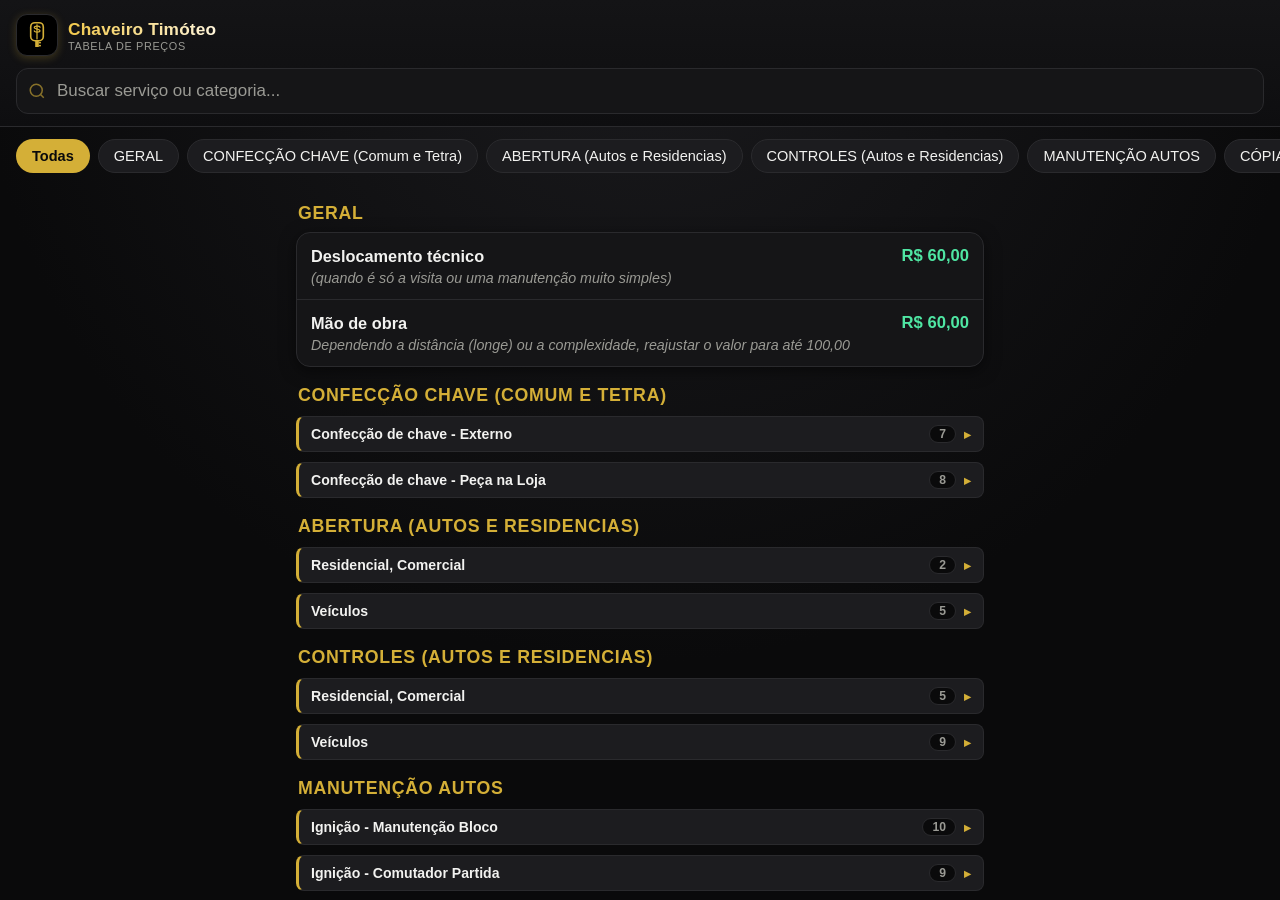
<file: index.html>
<!DOCTYPE html>
<html lang="pt-BR">
<head>
<meta charset="UTF-8">
<meta http-equiv="refresh" content="0; url=./tabelachaveirotimoteo/">
<link rel="canonical" href="./tabelachaveirotimoteo/">
<title>Chaveiro Timóteo</title>
</head>
<body>
<p>Redirecionando... <a href="./tabelachaveirotimoteo/">clique aqui</a> se não for automático.</p>
</body>
</html>
</file>
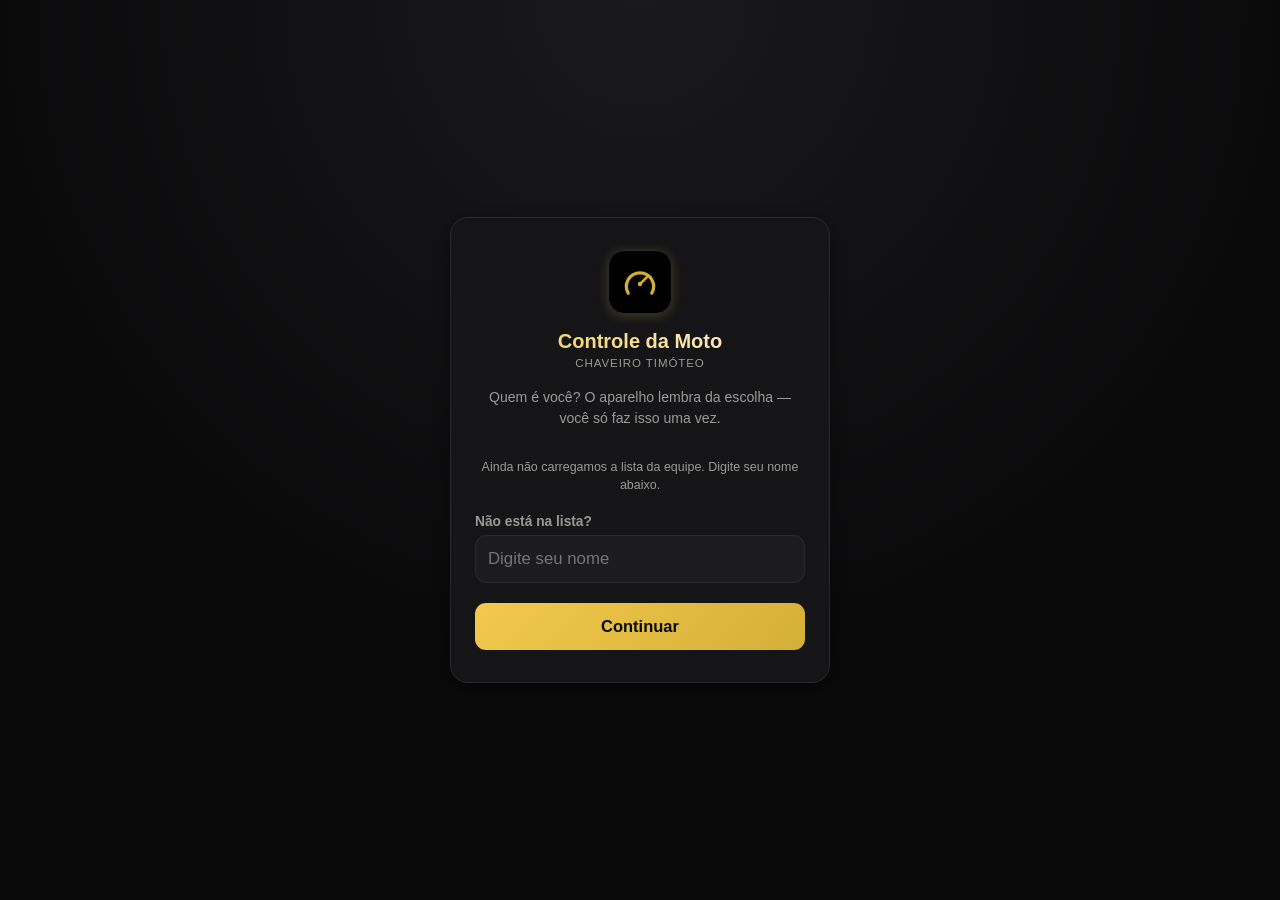
<file: moto/index.html>
<!DOCTYPE html>
<html lang="pt-BR">
<head>
<meta charset="UTF-8">
<meta name="viewport" content="width=device-width, initial-scale=1, viewport-fit=cover">
<title>Chaveiro Timóteo — Controle da Moto</title>
<meta name="theme-color" content="#0a0a0b">
<meta name="robots" content="noindex, nofollow">
<link rel="manifest" href="manifest.json">
<link rel="icon" href="icons/icon-192.png?v=1">
<link rel="apple-touch-icon" href="icons/icon-192.png?v=1">
<meta name="apple-mobile-web-app-capable" content="yes">
<meta name="apple-mobile-web-app-status-bar-style" content="black-translucent">
<link rel="stylesheet" href="assets/style.css">
</head>
<body>

<!-- ===== Quem é você? (no lugar do login) ===== -->
<section id="quem-e-voce" class="quem-screen">
  <div class="quem-card">
    <div class="login-mark"><img src="assets/logo.svg" alt="" width="40" height="40"></div>
    <h1>Controle da Moto</h1>
    <p class="login-sub">Chaveiro Timóteo</p>
    <p class="login-hint">Quem é você? O aparelho lembra da escolha — você só faz isso uma vez.</p>
    <div id="lista-quem" class="lista-quem"></div>
    <div class="campo">
      <label for="nome-outro">Não está na lista?</label>
      <input type="text" id="nome-outro" placeholder="Digite seu nome" autocomplete="name">
    </div>
    <div id="quem-status"></div>
    <button class="btn" id="nome-confirmar">Continuar</button>
  </div>
</section>

<!-- ===== Aplicação ===== -->
<div id="app" hidden>
  <div class="topbar">
    <div class="brand">
      <div class="mark"><img src="assets/logo.svg" alt="Chaveiro Timóteo" width="24" height="24"></div>
      <div class="brand-text">
        <h1>Controle da Moto</h1>
        <p class="tagline" id="moto-nome">Chaveiro Timóteo</p>
      </div>
      <button class="user-chip" id="user-chip" title="Sua conta"></button>
    </div>
  </div>

  <!-- Faixa de sincronização: só aparece quando há algo a resolver. -->
  <div class="sync-bar" id="sync-bar" hidden>
    <span id="sync-text"></span>
    <button class="sync-action" id="sync-action" hidden></button>
  </div>

  <main id="main"></main>

  <nav class="bottom-nav" id="bottom-nav"></nav>
</div>

<!-- ===== Modal: formulário (retirada, devolução, abastecimento, ocorrência, manutenção) ===== -->
<div class="modal-backdrop" id="modal-form">
  <div class="modal">
    <div class="modal-head">
      <h2 id="form-title">Registro</h2>
      <button class="icon-btn" data-close>&times;</button>
    </div>
    <div class="modal-body" id="form-body"></div>
  </div>
</div>

<!-- ===== Modal: detalhe de um registro ===== -->
<div class="modal-backdrop" id="modal-detail">
  <div class="modal">
    <div class="modal-head">
      <h2 id="detail-title">Registro</h2>
      <button class="icon-btn" data-close>&times;</button>
    </div>
    <div class="modal-body" id="detail-body"></div>
  </div>
</div>

<!-- ===== Modal: conta / administração ===== -->
<div class="modal-backdrop" id="modal-account">
  <div class="modal">
    <div class="modal-head">
      <h2>Este aparelho</h2>
      <button class="icon-btn" data-close>&times;</button>
    </div>
    <div class="modal-body" id="account-body"></div>
  </div>
</div>

<script src="assets/calc.js"></script>
<script src="assets/app.js"></script>
</body>
</html>
</file>
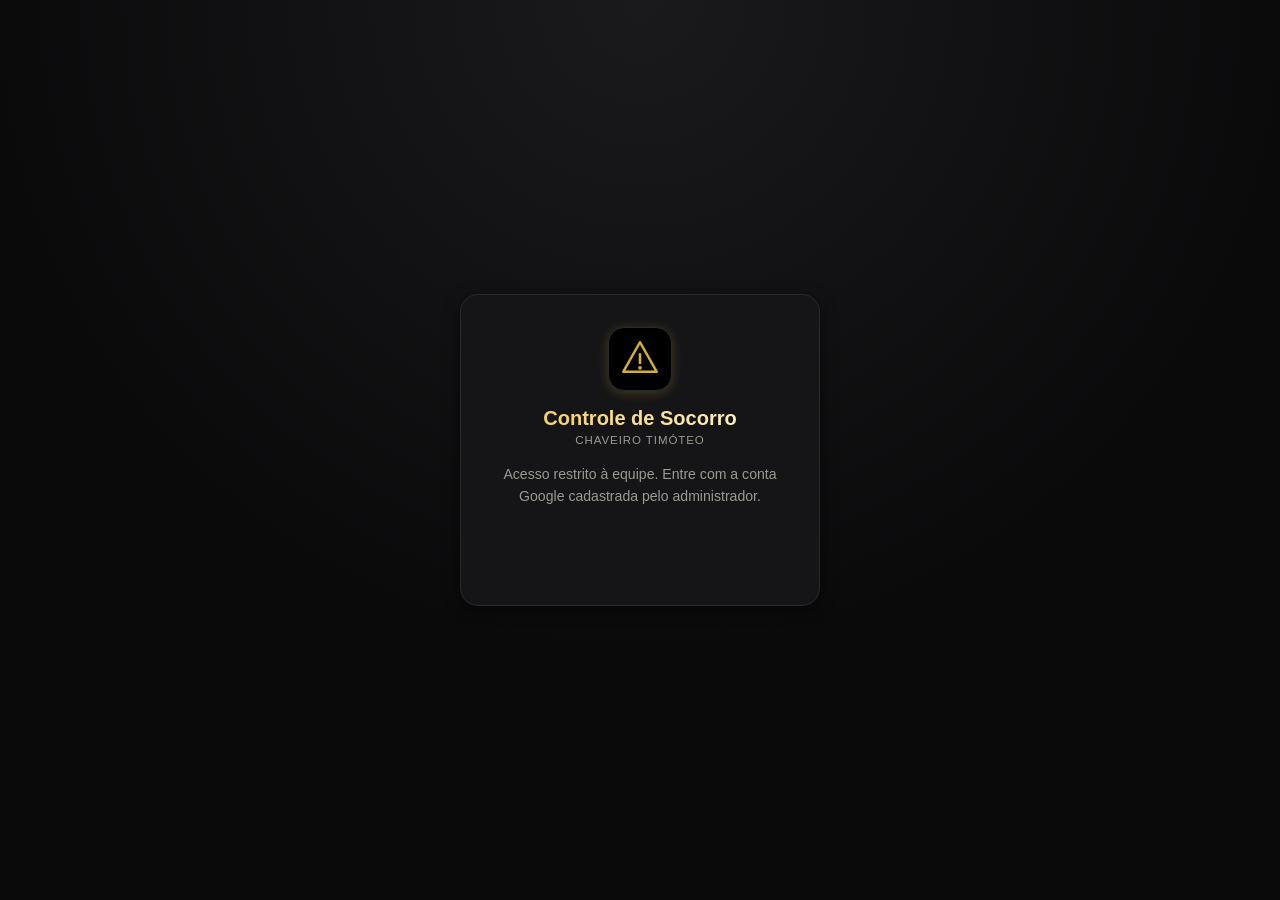
<file: socorro/index.html>
<!DOCTYPE html>
<html lang="pt-BR">
<head>
<meta charset="UTF-8">
<meta name="viewport" content="width=device-width, initial-scale=1, viewport-fit=cover">
<title>Chaveiro Timóteo — Controle de Socorro</title>
<meta name="theme-color" content="#0a0a0b">
<meta name="robots" content="noindex, nofollow">
<link rel="manifest" href="manifest.json">
<link rel="icon" href="icons/icon-192.png?v=2">
<link rel="apple-touch-icon" href="icons/icon-192.png?v=2">
<meta name="apple-mobile-web-app-capable" content="yes">
<meta name="apple-mobile-web-app-status-bar-style" content="black-translucent">
<link rel="stylesheet" href="assets/style.css">
</head>
<body>

<!-- ===== Tela de login ===== -->
<section id="login-screen" class="login-screen">
  <div class="login-card">
    <div class="login-mark"><img src="assets/logo.svg" alt="" width="40" height="40"></div>
    <h1>Controle de Socorro</h1>
    <p class="login-sub">Chaveiro Timóteo</p>
    <p class="login-hint">Acesso restrito à equipe. Entre com a conta Google cadastrada pelo administrador.</p>
    <div id="gsi-button" class="gsi-button"></div>
    <div id="login-status"></div>
  </div>
</section>

<!-- ===== Aplicação ===== -->
<div id="app" hidden>
  <div class="topbar">
    <div class="brand">
      <div class="mark"><img src="assets/logo.svg" alt="Chaveiro Timóteo" width="24" height="24"></div>
      <div class="brand-text">
        <h1>Chaveiro Timóteo</h1>
        <p class="tagline">Controle de socorro</p>
      </div>
      <button class="user-chip" id="user-chip" title="Sua conta"></button>
    </div>
  </div>

  <div class="tabs" id="tabs"></div>

  <main id="main">
    <div class="empty">Carregando atendimentos...</div>
  </main>

  <button class="fab" id="fab-new" aria-label="Novo atendimento">+</button>
</div>

<!-- ===== Modal: novo atendimento ===== -->
<div class="modal-backdrop" id="modal-new">
  <div class="modal">
    <div class="modal-head">
      <h2>Novo atendimento</h2>
      <button class="icon-btn" data-close>&times;</button>
    </div>
    <div class="modal-body">
      <div class="field">
        <label>Categoria</label>
        <div class="segmented" id="f-categoria">
          <button type="button" data-value="Automotivo" class="active">Automotivo</button>
          <button type="button" data-value="Residencial">Residencial</button>
        </div>
      </div>
      <div class="field" id="f-tipo-wrap">
        <label>Tipo</label>
        <div class="segmented" id="f-tipo">
          <button type="button" data-value="Carro" class="active">Carro</button>
          <button type="button" data-value="Moto">Moto</button>
        </div>
      </div>
      <div class="field">
        <label for="f-cliente">Cliente</label>
        <input type="text" id="f-cliente" placeholder="Nome do cliente">
      </div>
      <div class="field">
        <label for="f-telefone">Telefone</label>
        <input type="tel" id="f-telefone" placeholder="(00) 00000-0000">
      </div>
      <div class="field">
        <label for="f-endereco">Endereço</label>
        <input type="text" id="f-endereco" placeholder="Rua, número, bairro, referência">
      </div>
      <div class="field">
        <label for="f-descricao">Descrição do serviço</label>
        <textarea id="f-descricao" rows="3" placeholder="O que foi solicitado"></textarea>
      </div>
      <div class="field">
        <label for="f-valor">Valor orçado (R$)</label>
        <input type="number" id="f-valor" inputmode="decimal" placeholder="0,00" step="0.01" min="0">
      </div>
      <div class="field">
        <label for="f-previsao">Previsão de finalização</label>
        <input type="datetime-local" id="f-previsao">
      </div>
      <div class="field">
        <label for="f-fotos">Fotos</label>
        <label class="file-drop" for="f-fotos" id="f-fotos-label">Toque para adicionar fotos</label>
        <input type="file" id="f-fotos" accept="image/*" capture="environment" multiple hidden>
      </div>
      <div id="new-status"></div>
      <button class="btn" id="f-submit">Registrar atendimento</button>
    </div>
  </div>
</div>

<!-- ===== Modal: detalhe / edição ===== -->
<div class="modal-backdrop" id="modal-detail">
  <div class="modal">
    <div class="modal-head">
      <h2>Atendimento</h2>
      <button class="icon-btn" data-close>&times;</button>
    </div>
    <div class="modal-body" id="detail-body"></div>
  </div>
</div>

<!-- ===== Modal: conta / administração ===== -->
<div class="modal-backdrop" id="modal-account">
  <div class="modal">
    <div class="modal-head">
      <h2>Minha conta</h2>
      <button class="icon-btn" data-close>&times;</button>
    </div>
    <div class="modal-body" id="account-body"></div>
  </div>
</div>

<script src="https://accounts.google.com/gsi/client" async defer></script>
<script src="assets/app.js"></script>
</body>
</html>
</file>
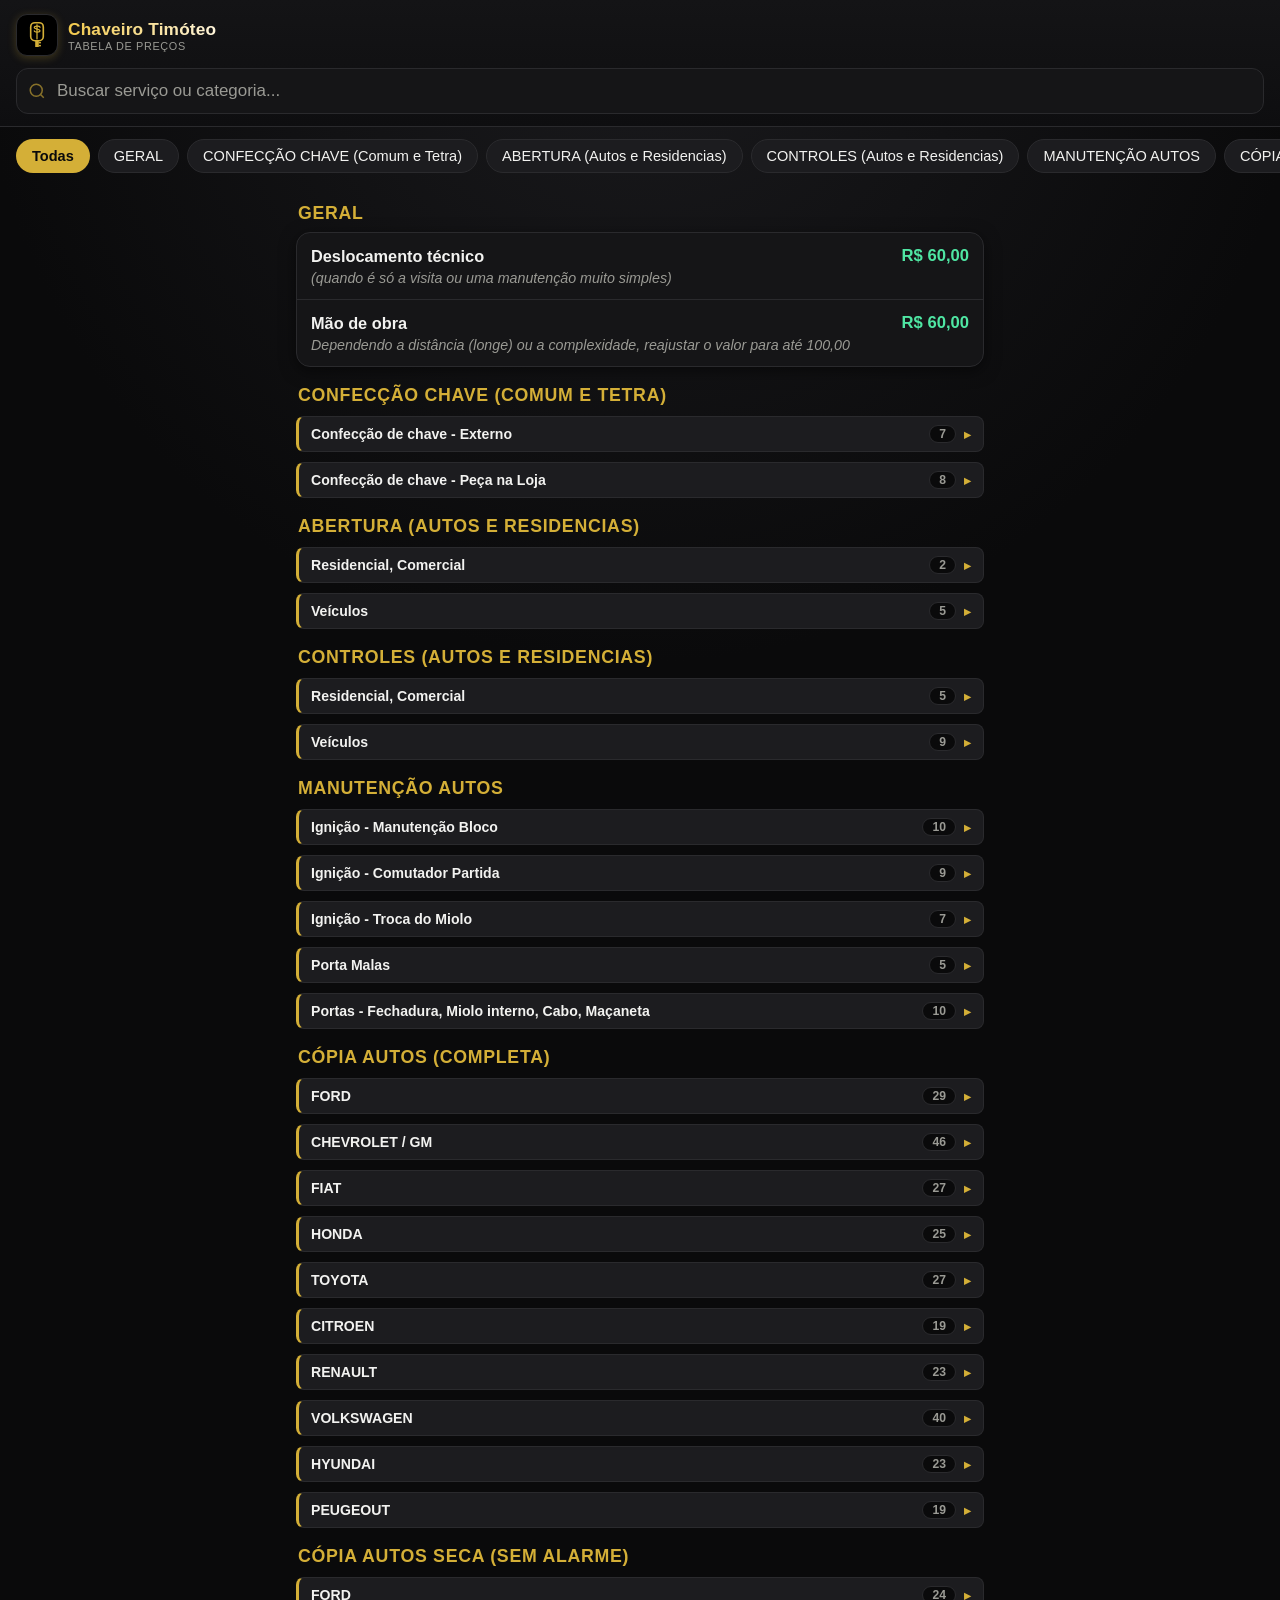
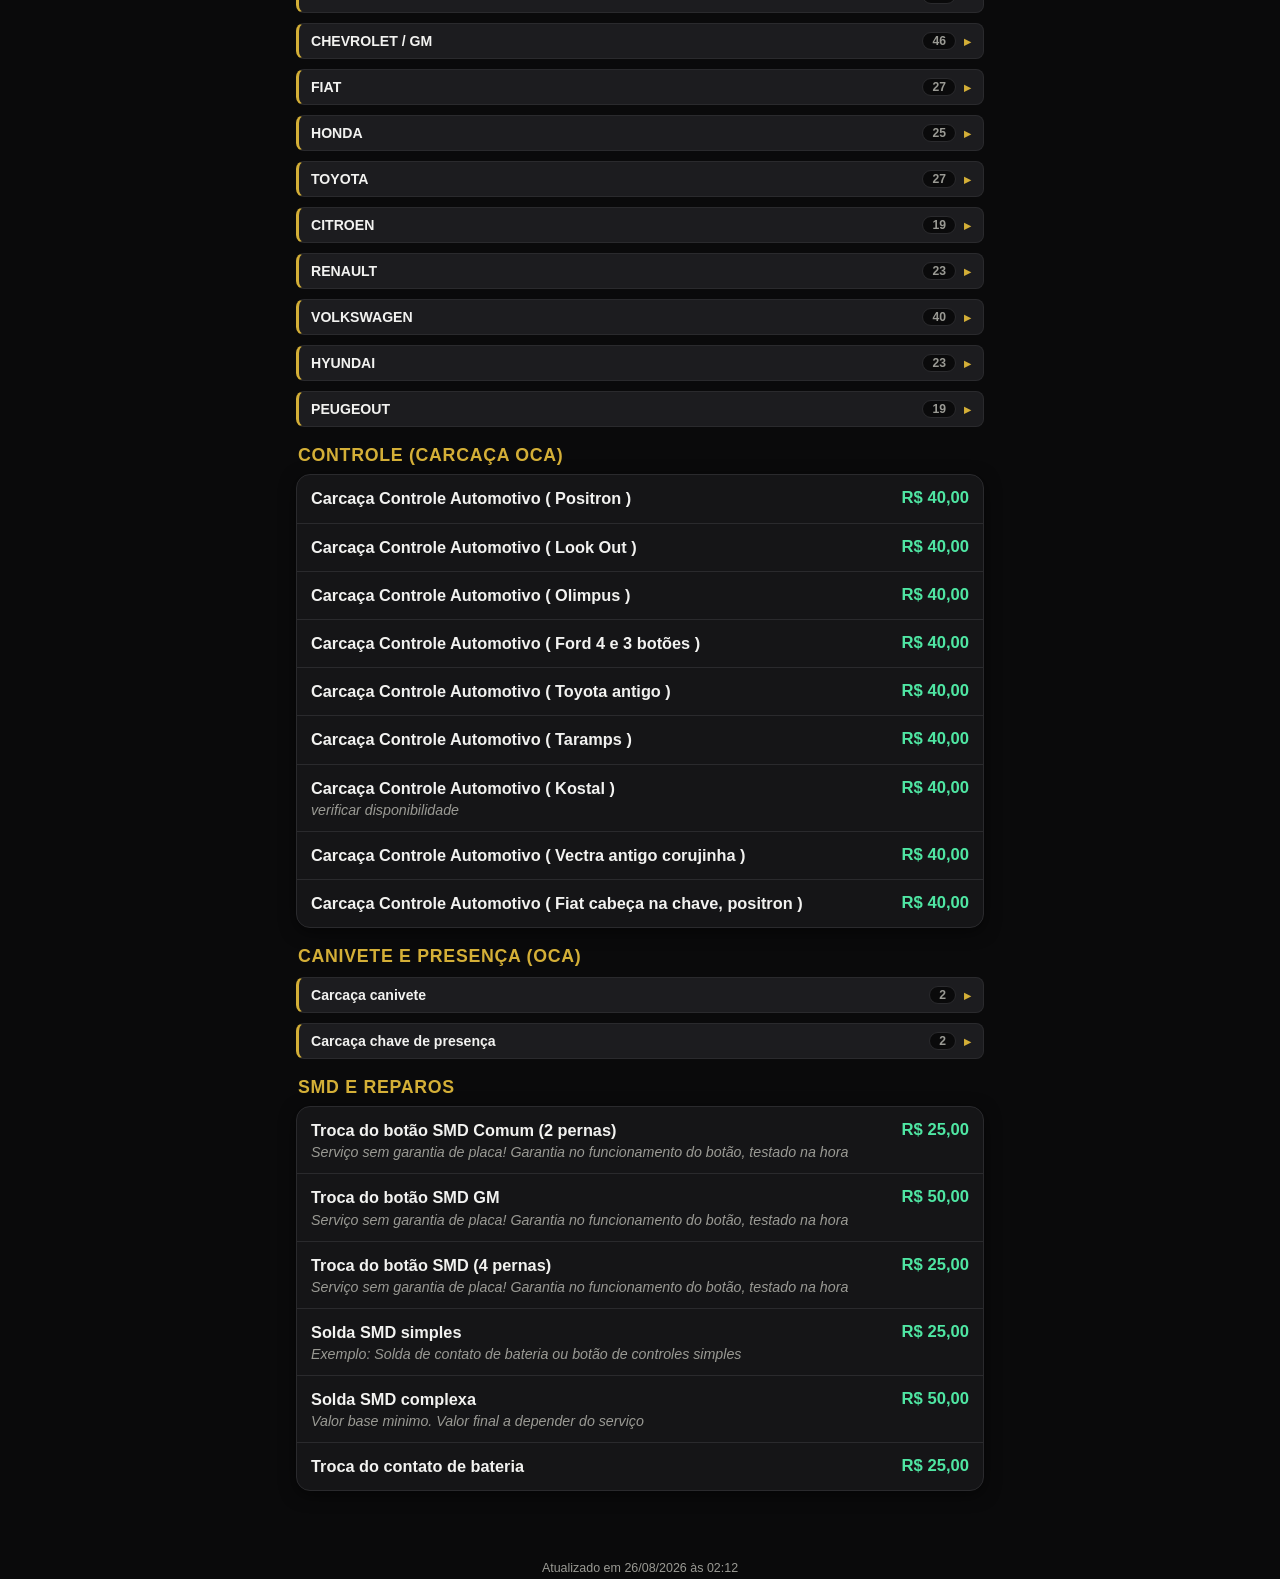
<file: tabelachaveirotimoteo/index.html>
<!DOCTYPE html>
<html lang="pt-BR">
<head>
<meta charset="UTF-8">
<meta name="viewport" content="width=device-width, initial-scale=1, viewport-fit=cover">
<title>Chaveiro Timóteo — Tabela de Preços</title>
<meta name="theme-color" content="#0a0a0b">
<link rel="manifest" href="manifest.json">
<link rel="icon" href="icons/icon-192.png">
<link rel="apple-touch-icon" href="icons/icon-192.png">
<meta name="apple-mobile-web-app-capable" content="yes">
<meta name="apple-mobile-web-app-status-bar-style" content="black-translucent">
<link rel="stylesheet" href="assets/style.css">
</head>
<body>
<div class="topbar">
  <div class="brand">
    <div class="mark"><img src="assets/logo.svg" alt="Chaveiro Timóteo" width="26" height="26"></div>
    <div>
      <h1>Chaveiro Timóteo</h1>
      <p class="tagline">Tabela de preços</p>
    </div>
  </div>
  <div class="search-wrap">
    <svg width="18" height="18" viewBox="0 0 24 24" fill="none" stroke="currentColor" stroke-width="2"><circle cx="11" cy="11" r="8"/><path d="m21 21-4.3-4.3"/></svg>
    <input id="search" type="search" placeholder="Buscar serviço ou categoria..." autocomplete="off">
  </div>
</div>
<div class="chips" id="chips"></div>
<main id="main">
  <div class="empty" id="loading">Carregando...</div>
</main>
<div class="updated" id="updated"></div>
<script src="assets/app.js"></script>
</body>
</html>
</file>
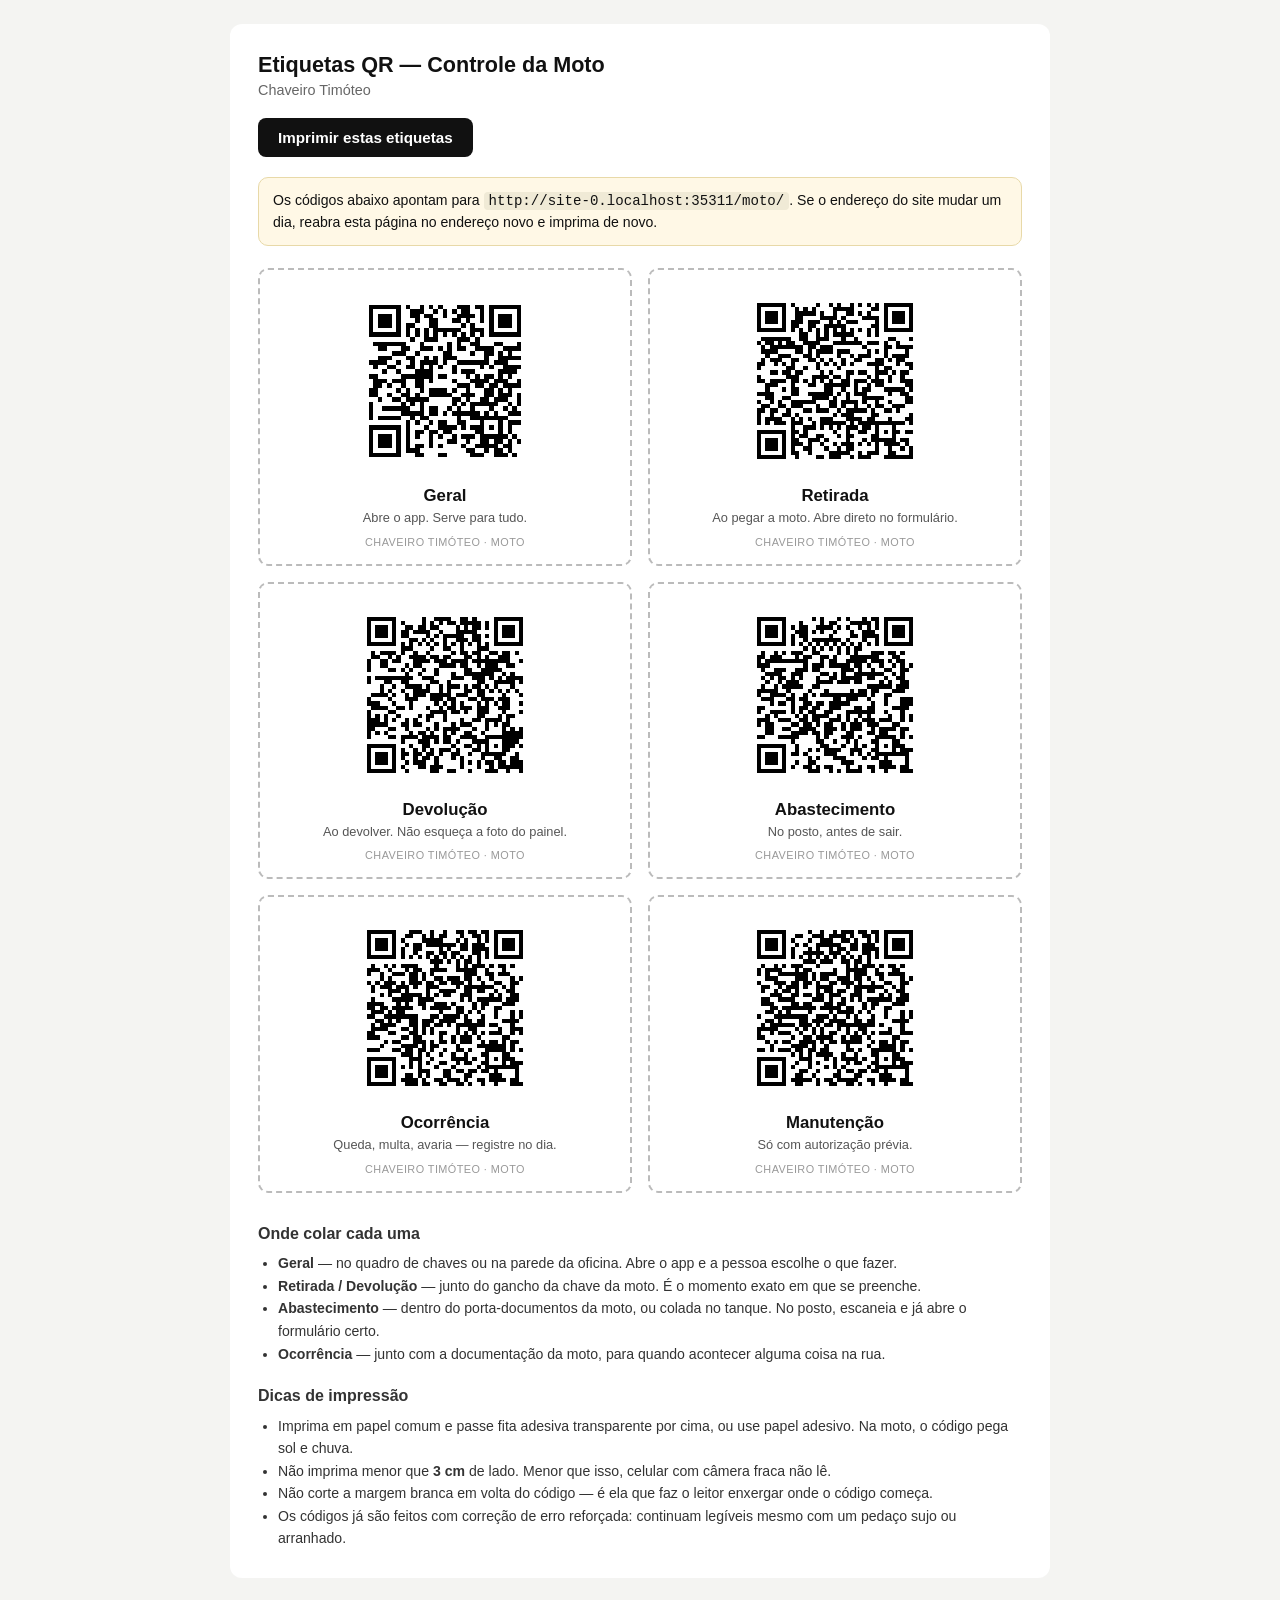
<file: moto/etiquetas.html>
<!DOCTYPE html>
<html lang="pt-BR">
<head>
<meta charset="UTF-8">
<meta name="viewport" content="width=device-width, initial-scale=1">
<title>Chaveiro Timóteo — Etiquetas QR da Moto</title>
<meta name="robots" content="noindex, nofollow">
<style>
  /* Página feita para IMPRIMIR: fundo branco, tinta preta, corte fácil.
     Nada de tema escuro aqui — seria desperdício de toner e as etiquetas
     ficariam ruins de ler no sol. */
  * { box-sizing: border-box; }
  body {
    margin: 0; padding: 24px;
    font-family: -apple-system, BlinkMacSystemFont, "Segoe UI", Roboto, Helvetica, Arial, sans-serif;
    color: #111; background: #f4f4f2;
  }
  .folha { max-width: 820px; margin: 0 auto; background: #fff; padding: 28px; border-radius: 12px; }
  h1 { font-size: 1.35rem; margin: 0 0 4px; }
  .sub { color: #666; font-size: .9rem; margin: 0 0 20px; }
  .aviso {
    background: #fff8e6; border: 1px solid #e8d9a8; border-radius: 10px;
    padding: 12px 14px; font-size: .88rem; line-height: 1.5; margin-bottom: 22px;
  }
  .aviso code { background: #f0ead6; padding: 1px 5px; border-radius: 4px; }

  .grade { display: grid; grid-template-columns: repeat(2, 1fr); gap: 16px; }
  .etiqueta {
    border: 2px dashed #bbb; border-radius: 10px; padding: 16px;
    text-align: center; break-inside: avoid; page-break-inside: avoid;
  }
  .etiqueta .qr { width: 100%; max-width: 190px; margin: 0 auto 10px; display: block; }
  .etiqueta .qr svg { width: 100%; height: auto; display: block; }
  .etiqueta h2 { font-size: 1.05rem; margin: 0 0 3px; }
  .etiqueta p { font-size: .8rem; color: #555; margin: 0; line-height: 1.45; }
  .etiqueta .marca { font-size: .68rem; color: #999; margin-top: 8px; letter-spacing: .04em; text-transform: uppercase; }

  .instrucoes { margin-top: 28px; font-size: .88rem; line-height: 1.6; color: #333; }
  .instrucoes h3 { font-size: 1rem; margin: 18px 0 6px; }
  .instrucoes ul { margin: 0; padding-left: 20px; }
  .erro { background: #fdecec; border: 1px solid #f0b8b8; color: #a12; border-radius: 10px; padding: 14px; }

  .botao {
    display: inline-block; background: #111; color: #fff; border: none;
    border-radius: 8px; padding: 11px 20px; font-size: .95rem; font-weight: 700;
    cursor: pointer; font-family: inherit; margin-bottom: 20px;
  }

  @media print {
    body { background: #fff; padding: 0; }
    .folha { max-width: none; padding: 0; border-radius: 0; }
    .botao, .aviso, .instrucoes { display: none; }
    .etiqueta { border-color: #ddd; }
  }
</style>
</head>
<body>
<div class="folha">
  <h1>Etiquetas QR — Controle da Moto</h1>
  <p class="sub">Chaveiro Timóteo</p>

  <button class="botao" onclick="window.print()">Imprimir estas etiquetas</button>

  <div class="aviso" id="aviso"></div>

  <div class="grade" id="grade"></div>

  <div class="instrucoes">
    <h3>Onde colar cada uma</h3>
    <ul>
      <li><strong>Geral</strong> — no quadro de chaves ou na parede da oficina. Abre o app e a pessoa escolhe o que fazer.</li>
      <li><strong>Retirada / Devolução</strong> — junto do gancho da chave da moto. É o momento exato em que se preenche.</li>
      <li><strong>Abastecimento</strong> — dentro do porta-documentos da moto, ou colada no tanque. No posto, escaneia e já abre o formulário certo.</li>
      <li><strong>Ocorrência</strong> — junto com a documentação da moto, para quando acontecer alguma coisa na rua.</li>
    </ul>

    <h3>Dicas de impressão</h3>
    <ul>
      <li>Imprima em papel comum e passe fita adesiva transparente por cima, ou use papel adesivo. Na moto, o código pega sol e chuva.</li>
      <li>Não imprima menor que <strong>3&nbsp;cm</strong> de lado. Menor que isso, celular com câmera fraca não lê.</li>
      <li>Não corte a margem branca em volta do código — é ela que faz o leitor enxergar onde o código começa.</li>
      <li>Os códigos já são feitos com correção de erro reforçada: continuam legíveis mesmo com um pedaço sujo ou arranhado.</li>
    </ul>
  </div>
</div>

<script src="assets/qr.js"></script>
<script>
(function () {
  'use strict';

  // O endereço sai da própria página: se um dia o site mudar de domínio,
  // basta reabrir esta página lá e reimprimir — os códigos acompanham.
  var base = window.location.href.replace(/etiquetas\.html.*$/, '');

  var ETIQUETAS = [
    { acao: '',              titulo: 'Geral',        texto: 'Abre o app. Serve para tudo.' },
    { acao: 'retirada',      titulo: 'Retirada',     texto: 'Ao pegar a moto. Abre direto no formulário.' },
    { acao: 'devolucao',     titulo: 'Devolução',    texto: 'Ao devolver. Não esqueça a foto do painel.' },
    { acao: 'abastecimento', titulo: 'Abastecimento', texto: 'No posto, antes de sair.' },
    { acao: 'ocorrencia',    titulo: 'Ocorrência',   texto: 'Queda, multa, avaria — registre no dia.' },
    { acao: 'manutencao',    titulo: 'Manutenção',   texto: 'Só com autorização prévia.' },
  ];

  var grade = document.getElementById('grade');
  var aviso = document.getElementById('aviso');

  // Aberta pelo arquivo (file://) a página não sabe o endereço do site, e os
  // códigos sairiam apontando para o computador de quem imprimiu.
  if (window.location.protocol === 'file:') {
    aviso.className = 'erro';
    aviso.textContent = 'Abra esta página pelo endereço do site (…/moto/etiquetas.html), não pelo arquivo salvo no computador. ' +
      'Os QR codes precisam do endereço real para funcionarem.';
    return;
  }

  aviso.innerHTML = 'Os códigos abaixo apontam para <code>' + base + '</code>. ' +
    'Se o endereço do site mudar um dia, reabra esta página no endereço novo e imprima de novo.';

  ETIQUETAS.forEach(function (e) {
    var url = base + (e.acao ? '?acao=' + e.acao : '');
    var div = document.createElement('div');
    div.className = 'etiqueta';
    try {
      div.innerHTML =
        '<div class="qr">' + window.QR.svg(url) + '</div>' +
        '<h2>' + e.titulo + '</h2>' +
        '<p>' + e.texto + '</p>' +
        '<div class="marca">Chaveiro Timóteo · Moto</div>';
    } catch (err) {
      div.innerHTML = '<p class="erro">Não foi possível gerar: ' + err.message + '</p>';
    }
    grade.appendChild(div);
  });
})();
</script>
</body>
</html>
</file>
<file: moto/assets/style.css>
/* Controle da Moto — mesma identidade do Controle de Socorro (preto e
   dourado), com alvos de toque grandes: o app é usado em pé, no posto,
   às vezes de luva. */
:root{
  --bg:#0a0a0b;
  --bg-grad:radial-gradient(circle at 50% 0%, #1a1a1d 0%, #0a0a0b 60%);
  --surface:#151517;
  --surface-2:#1c1c1f;
  --text:#f2f2f0;
  --muted:#9a9a94;
  --primary:#d4af37;
  --primary-strong:#f2c94c;
  --primary-contrast:#0a0a0b;
  --money:#2fd48d;
  --money-strong:#4fe6a3;
  --danger:#ff8a8a;
  --alerta:#ffb46a;
  --border:#2a2a2d;
  --shadow:0 4px 16px rgba(0,0,0,.5);
  --nav-altura:64px;
}
*{box-sizing:border-box;}
html,body{margin:0;padding:0;}
body{
  background:var(--bg-grad);
  background-color:var(--bg);
  background-attachment:fixed;
  color:var(--text);
  font-family:-apple-system,BlinkMacSystemFont,"Segoe UI",Roboto,Helvetica,Arial,sans-serif;
  -webkit-font-smoothing:antialiased;
  min-height:100vh;
}

/* ===== Quem é você? (abertura, no lugar de um login) ===== */
.quem-screen{display:flex;align-items:center;justify-content:center;min-height:100vh;padding:24px;}
.quem-card{
  width:100%;max-width:380px;text-align:center;
  background:var(--surface);border:1px solid var(--border);
  border-radius:18px;padding:32px 24px;box-shadow:var(--shadow);
}
.lista-quem{display:flex;flex-direction:column;gap:9px;margin-bottom:20px;}
.nome-opcao{
  background:var(--surface-2);border:1px solid var(--border);color:var(--text);
  border-radius:12px;padding:15px;font-size:1.05rem;font-weight:600;
  cursor:pointer;font-family:inherit;
}
.nome-opcao.ativo{background:var(--primary);color:var(--primary-contrast);border-color:transparent;}
.quem-card .campo{text-align:left;}
.equipe-lista{display:flex;flex-wrap:wrap;gap:8px;}
.login-mark{
  width:64px;height:64px;margin:0 auto 16px;border-radius:16px;
  background:#000;border:1px solid var(--border);
  display:flex;align-items:center;justify-content:center;
  box-shadow:0 2px 12px rgba(212,175,55,.25);
}
.quem-card h1{
  margin:0;font-size:1.25rem;font-weight:700;
  background:linear-gradient(90deg,var(--primary-strong),#fff5da);
  -webkit-background-clip:text;background-clip:text;color:transparent;
}
.login-sub{margin:4px 0 0;font-size:.72rem;color:var(--muted);letter-spacing:.08em;text-transform:uppercase;}
.login-hint{margin:18px 0 22px;font-size:.88rem;color:var(--muted);line-height:1.5;}

/* ===== Topo ===== */
.topbar{
  position:sticky;top:0;z-index:10;
  background:linear-gradient(180deg,#141416 0%, #0e0e10 100%);
  border-bottom:1px solid var(--border);
  padding:calc(env(safe-area-inset-top) + 14px) 16px 12px;
}
.brand{display:flex;align-items:center;gap:10px;}
.brand-text{min-width:0;flex:1 1 auto;}
.brand .mark{
  width:42px;height:42px;border-radius:11px;background:#000;
  border:1px solid var(--border);flex:0 0 auto;
  display:flex;align-items:center;justify-content:center;
  box-shadow:0 2px 8px rgba(212,175,55,.25);
}
.brand .mark img{width:26px;height:26px;display:block;}
.brand h1{
  margin:0;font-size:1.08rem;font-weight:700;
  background:linear-gradient(90deg,var(--primary-strong),#fff5da);
  -webkit-background-clip:text;background-clip:text;color:transparent;
}
.brand .tagline{margin:0;font-size:.68rem;color:var(--muted);letter-spacing:.06em;text-transform:uppercase;}
.user-chip{
  flex:0 0 auto;width:38px;height:38px;border-radius:50%;
  background:var(--surface-2);border:1px solid var(--border);
  color:var(--text);font-size:.82rem;font-weight:700;cursor:pointer;
  display:flex;align-items:center;justify-content:center;
}

/* ===== Faixa de sincronização ===== */
.sync-bar{
  display:flex;align-items:center;gap:10px;
  padding:9px 16px;font-size:.84rem;line-height:1.35;
  border-bottom:1px solid var(--border);
  position:sticky;top:70px;z-index:9;
}
.sync-bar[hidden]{display:none;}
.sync-info{background:#16202c;color:#9fc6ef;}
.sync-offline{background:#221f18;color:#d8c79a;}
.sync-alerta{background:#2c1f14;color:var(--alerta);}
.sync-bar span{flex:1 1 auto;}
.sync-action{
  flex:0 0 auto;background:transparent;border:1px solid currentColor;color:inherit;
  border-radius:999px;padding:5px 12px;font-size:.8rem;font-weight:700;cursor:pointer;
}

main{padding:14px 16px calc(var(--nav-altura) + env(safe-area-inset-bottom) + 24px);max-width:720px;margin:0 auto;}

/* ===== Barra inferior ===== */
.bottom-nav{
  position:fixed;left:0;right:0;bottom:0;z-index:20;
  display:flex;
  background:#101012;border-top:1px solid var(--border);
  padding-bottom:env(safe-area-inset-bottom);
}
.nav-item{
  flex:1 1 0;background:none;border:none;color:var(--muted);
  padding:9px 2px 8px;cursor:pointer;
  display:flex;flex-direction:column;align-items:center;gap:3px;
  font-family:inherit;min-height:var(--nav-altura);
}
.nav-icone{font-size:1.15rem;line-height:1;}
.nav-label{font-size:.66rem;letter-spacing:.01em;}
.nav-item.active{color:var(--primary-strong);}
.nav-item.active .nav-icone{transform:scale(1.1);}

/* ===== Cartões ===== */
.cartao{
  background:var(--surface);border:1px solid var(--border);
  border-radius:14px;padding:14px;margin-bottom:12px;box-shadow:var(--shadow);
}
.cartao-topo{display:flex;justify-content:space-between;align-items:center;margin-bottom:10px;gap:8px;}
.rotulo{font-size:.7rem;color:var(--muted);text-transform:uppercase;letter-spacing:.07em;font-weight:700;}
.tag{
  font-size:.66rem;font-weight:700;text-transform:uppercase;letter-spacing:.04em;
  color:var(--primary-strong);background:rgba(212,175,55,.14);
  border-radius:999px;padding:3px 9px;
}
.cartao p{margin:0 0 12px;font-size:.92rem;color:var(--text);line-height:1.45;}
.cartao-alerta{border-color:rgba(255,180,106,.35);}
.cartao-status .status-linha{font-size:1.12rem;display:flex;align-items:center;gap:9px;}
.status-sub{font-size:.82rem;color:var(--muted);margin-top:4px;}
.ponto{width:10px;height:10px;border-radius:50%;flex:0 0 auto;}
.ponto-rua{background:var(--alerta);box-shadow:0 0 0 4px rgba(255,180,106,.18);}
.ponto-base{background:var(--money-strong);box-shadow:0 0 0 4px rgba(79,230,163,.16);}
.km-atual{
  display:flex;justify-content:space-between;align-items:baseline;gap:10px;
  margin-top:14px;padding-top:12px;border-top:1px solid var(--border);
}
.km-atual strong{font-size:1.16rem;color:var(--primary-strong);}

/* ===== Ações rápidas ===== */
.acoes-rapidas{display:grid;grid-template-columns:1fr 1fr;gap:10px;margin-bottom:14px;}
.acao{
  background:var(--surface);border:1px solid var(--border);border-radius:14px;
  padding:15px 12px;cursor:pointer;text-align:left;font-family:inherit;color:var(--text);
  display:flex;flex-direction:column;gap:3px;min-height:96px;box-shadow:var(--shadow);
}
.acao:active{border-color:var(--primary);}
.acao.esmaecida{opacity:.5;}
.acao-icone{font-size:1.5rem;line-height:1;}
.acao-titulo{font-size:1rem;font-weight:700;}
.acao-sub{font-size:.75rem;color:var(--muted);}
/* A primeira ação ocupa a linha toda: no dia a dia é a mais usada. */
.acoes-rapidas .acao:nth-child(5){grid-column:1 / -1;flex-direction:row;align-items:center;gap:12px;min-height:0;}
.acoes-rapidas .acao:nth-child(5) .acao-titulo{flex:0 0 auto;}
.acoes-rapidas .acao:nth-child(5) .acao-sub{margin-left:auto;}

/* ===== KPIs ===== */
.kpis{display:grid;grid-template-columns:1fr 1fr;gap:10px;margin-bottom:12px;}
.kpi{background:var(--surface-2);border:1px solid var(--border);border-radius:11px;padding:10px 11px;}
.kpi-rotulo{display:block;font-size:.68rem;color:var(--muted);text-transform:uppercase;letter-spacing:.05em;}
.kpi-valor{display:block;font-size:1.02rem;font-weight:700;margin-top:3px;overflow-wrap:anywhere;}
.resumo-detalhe{font-size:.8rem;color:var(--muted);margin-bottom:12px;line-height:1.45;}

/* ===== Listas ===== */
.lista-topo{display:flex;justify-content:space-between;align-items:center;gap:10px;margin-bottom:12px;}
.lista-topo h2{margin:0;font-size:1.12rem;color:var(--primary-strong);}
.btn-mini{
  background:var(--primary);color:var(--primary-contrast);border:none;border-radius:999px;
  padding:8px 14px;font-size:.85rem;font-weight:700;cursor:pointer;flex:0 0 auto;font-family:inherit;
}
.faixa-media{
  background:var(--surface-2);border:1px solid var(--border);border-radius:11px;
  padding:10px 12px;font-size:.88rem;margin-bottom:10px;
}
.faixa-media strong{color:var(--money-strong);}
.registro{
  background:var(--surface);border:1px solid var(--border);border-radius:13px;
  padding:12px 13px;margin-bottom:9px;cursor:pointer;box-shadow:var(--shadow);
}
.registro-topo{display:flex;justify-content:space-between;align-items:center;gap:9px;}
.registro-titulo{font-weight:700;font-size:1rem;overflow-wrap:anywhere;}
.registro-km{font-size:.88rem;color:var(--muted);white-space:nowrap;}
.registro-valor{font-weight:700;color:var(--money-strong);white-space:nowrap;}
.registro-meta{font-size:.8rem;color:var(--muted);margin-top:5px;overflow-wrap:anywhere;}
.registro-obs{font-size:.86rem;margin-top:6px;overflow-wrap:anywhere;}
.registro-prazo{font-size:.8rem;color:var(--alerta);margin-top:6px;}
.registro-numeros{
  display:flex;gap:14px;margin-top:8px;padding-top:8px;
  border-top:1px solid var(--border);font-size:.82rem;color:var(--muted);
}
.rodape-lista{text-align:center;margin-top:16px;}
.rodape-lista .btn{width:auto;padding:10px 16px;}
.vazio{text-align:center;color:var(--muted);padding:48px 20px;font-size:.95rem;}

.badge{
  font-size:.7rem;font-weight:700;text-transform:uppercase;letter-spacing:.03em;
  padding:3px 9px;border-radius:999px;white-space:nowrap;flex:0 0 auto;
}
.badge-retirada{background:rgba(255,180,106,.16);color:var(--alerta);}
.badge-devolucao{background:rgba(79,230,163,.16);color:var(--money-strong);}
.badge-aberta{background:rgba(255,138,138,.16);color:var(--danger);}
.badge-andamento{background:rgba(242,201,76,.16);color:var(--primary-strong);}
.badge-ok{background:rgba(79,230,163,.16);color:var(--money-strong);}

.selo{
  display:inline-block;margin-top:8px;font-size:.7rem;font-weight:700;
  text-transform:uppercase;letter-spacing:.04em;border-radius:999px;padding:3px 9px;
}
.selo-fila{background:rgba(154,154,148,.18);color:var(--muted);}
.selo-erro{background:rgba(255,138,138,.16);color:var(--danger);}

.link-regras{
  display:block;width:100%;background:none;border:1px dashed var(--border);
  color:var(--muted);border-radius:12px;padding:13px;font-size:.9rem;
  cursor:pointer;font-family:inherit;
}
.regras{margin:0;padding-left:20px;font-size:.9rem;line-height:1.65;}
.regras li{margin-bottom:5px;}
.regras strong{color:var(--primary-strong);}

/* ===== Modais ===== */
.modal-backdrop{
  display:none;position:fixed;inset:0;background:rgba(0,0,0,.65);
  z-index:30;align-items:flex-end;justify-content:center;
}
.modal-backdrop.open{display:flex;}
.modal{
  background:var(--surface);border:1px solid var(--border);
  border-radius:18px 18px 0 0;width:100%;max-width:560px;
  max-height:92vh;overflow-y:auto;padding-bottom:env(safe-area-inset-bottom);
}
.modal-head{
  position:sticky;top:0;background:var(--surface);z-index:1;
  display:flex;justify-content:space-between;align-items:center;
  padding:16px;border-bottom:1px solid var(--border);
}
.modal-head h2{margin:0;font-size:1.06rem;color:var(--primary-strong);}
.icon-btn{background:none;border:none;color:var(--muted);font-size:1.5rem;line-height:1;cursor:pointer;padding:0 4px;}
.icon-btn.danger{color:var(--danger);font-size:1.3rem;flex:0 0 auto;}
.modal-body{padding:16px;}

/* ===== Formulários ===== */
.campo{margin-bottom:16px;}
.campo label{display:block;font-size:.86rem;color:var(--muted);margin-bottom:6px;font-weight:600;}
.obrigatorio{color:var(--primary-strong);margin-left:3px;}
.campo input,.campo textarea,.campo select{
  width:100%;padding:13px 12px;border-radius:11px;border:1px solid var(--border);
  background:var(--surface-2);color:var(--text);font-size:1.05rem;font-family:inherit;
}
.campo textarea{resize:vertical;font-size:1rem;}
.campo input:focus,.campo textarea:focus,.campo select:focus{outline:none;border-color:var(--primary);}
.campo-dica{font-size:.78rem;color:var(--muted);margin:6px 0 0;line-height:1.45;}
.campo-aviso{min-height:0;}
.campo-aviso .alerta{display:block;font-size:.82rem;color:var(--alerta);margin-top:7px;line-height:1.4;}
.campo-fixo{
  background:var(--surface-2);border:1px solid var(--border);border-radius:11px;
  padding:10px 12px;font-size:.84rem;color:var(--muted);margin-bottom:16px;
}
.campo-fixo strong{color:var(--text);}
.aviso-regra{
  background:rgba(255,180,106,.1);border:1px solid rgba(255,180,106,.3);
  color:var(--alerta);border-radius:11px;padding:11px 13px;
  font-size:.86rem;margin-bottom:16px;line-height:1.45;
}
.dica-envio{font-size:.78rem;color:var(--muted);text-align:center;margin:10px 0 0;line-height:1.45;}

.chips{display:flex;flex-wrap:wrap;gap:8px;}
.chip{
  background:var(--surface-2);border:1px solid var(--border);color:var(--text);
  border-radius:999px;padding:10px 15px;font-size:.92rem;font-weight:600;
  cursor:pointer;font-family:inherit;
}
.chip.ativo{background:var(--primary);color:var(--primary-contrast);border-color:transparent;}

.foto-area{
  display:block;border:2px dashed var(--border);border-radius:12px;padding:22px;
  text-align:center;color:var(--muted);font-size:.95rem;cursor:pointer;background:var(--surface-2);
}
.miniaturas{display:flex;flex-wrap:wrap;gap:8px;margin-top:8px;}
.miniatura{width:64px;height:64px;object-fit:cover;border-radius:8px;border:1px solid var(--border);}

.btn{
  display:inline-flex;align-items:center;justify-content:center;gap:8px;
  background:linear-gradient(135deg,var(--primary-strong),var(--primary));
  color:var(--primary-contrast);border:none;border-radius:11px;
  padding:14px 18px;font-size:1.03rem;font-weight:700;cursor:pointer;
  width:100%;font-family:inherit;margin-top:4px;
}
.btn[disabled]{opacity:.5;cursor:not-allowed;}
.btn.secondary{background:transparent;color:var(--primary);border:1px solid var(--primary);}
.btn.danger{background:transparent;color:var(--danger);border:1px solid var(--danger);margin-top:10px;}

.status{font-size:.9rem;padding:11px 12px;border-radius:10px;margin:12px 0;line-height:1.4;}
.status.ok{background:#1a2b12;color:#9fdc6a;}
.status.err{background:#341313;color:#ff8a8a;}
.status.info{background:var(--surface-2);color:var(--text);}

/* ===== Detalhe ===== */
.detalhe-linha{margin-bottom:12px;font-size:.95rem;}
.detalhe-linha .l{color:var(--muted);font-size:.72rem;text-transform:uppercase;letter-spacing:.05em;margin-bottom:3px;}
.detalhe-linha .v{overflow-wrap:anywhere;}
.section-titulo{font-weight:700;margin:22px 0 10px;font-size:1rem;color:var(--primary-strong);}
.fotos{display:flex;flex-wrap:wrap;gap:8px;margin-top:6px;align-items:flex-start;}
.foto{width:76px;height:76px;object-fit:cover;border-radius:8px;border:1px solid var(--border);cursor:zoom-in;}
.foto.zoom{width:100%;height:auto;max-height:70vh;object-fit:contain;cursor:zoom-out;}

/* ===== Usuários (admin) ===== */
.usuario{
  display:flex;align-items:center;gap:10px;
  background:var(--surface-2);border:1px solid var(--border);
  border-radius:11px;padding:11px 12px;margin-bottom:8px;
}
.usuario-info{flex:1 1 auto;min-width:0;}
.usuario-nome{font-size:.95rem;font-weight:600;overflow-wrap:anywhere;}
.usuario-email{font-size:.79rem;color:var(--muted);overflow-wrap:anywhere;}
.tag-admin{
  font-size:.64rem;font-weight:700;text-transform:uppercase;letter-spacing:.04em;
  color:var(--primary-strong);background:rgba(212,175,55,.15);
  border-radius:999px;padding:2px 7px;vertical-align:middle;
}

@media (min-width:520px){
  .acoes-rapidas{grid-template-columns:1fr 1fr 1fr;}
  .acoes-rapidas .acao:nth-child(5){grid-column:auto;flex-direction:column;min-height:96px;}
  .acoes-rapidas .acao:nth-child(5) .acao-sub{margin-left:0;}
  .kpis{grid-template-columns:repeat(3,1fr);}
}
.faixa-media .faixa-nota{display:block;font-size:.74rem;color:var(--muted);margin-top:3px;}
</file>
<file: socorro/assets/style.css>
:root{
  --bg:#0a0a0b;
  --bg-grad:radial-gradient(circle at 50% 0%, #1a1a1d 0%, #0a0a0b 60%);
  --surface:#151517;
  --surface-2:#1c1c1f;
  --text:#f2f2f0;
  --muted:#9a9a94;
  --primary:#d4af37;
  --primary-strong:#f2c94c;
  --primary-contrast:#0a0a0b;
  --money:#2fd48d;
  --money-strong:#4fe6a3;
  --danger:#ff8a8a;
  --border:#2a2a2d;
  --chip-bg:#1c1c1f;
  --chip-active-bg:#d4af37;
  --chip-active-text:#0a0a0b;
  --shadow:0 4px 16px rgba(0,0,0,.5);
  --pendente:#f2c94c;
  --devedor:#ff8a6a;
  --finalizado:#4fe6a3;
}
*{box-sizing:border-box;}
html,body{margin:0;padding:0;}
body{
  background:var(--bg-grad);
  background-color:var(--bg);
  background-attachment:fixed;
  color:var(--text);
  font-family:-apple-system,BlinkMacSystemFont,"Segoe UI",Roboto,Helvetica,Arial,sans-serif;
  -webkit-font-smoothing:antialiased;
  padding-bottom:env(safe-area-inset-bottom);
  min-height:100vh;
}
.topbar{
  position:sticky;top:0;z-index:10;
  background:linear-gradient(180deg,#141416 0%, #0e0e10 100%);
  border-bottom:1px solid var(--border);
  color:var(--text);
  padding:calc(env(safe-area-inset-top) + 14px) 16px 12px;
}
/* ===== Tela de login ===== */
.login-screen{
  display:flex;align-items:center;justify-content:center;
  min-height:100vh;padding:24px;
}
.login-card{
  width:100%;max-width:360px;text-align:center;
  background:var(--surface);border:1px solid var(--border);
  border-radius:18px;padding:32px 24px;box-shadow:var(--shadow);
}
.login-mark{
  width:64px;height:64px;margin:0 auto 16px;border-radius:16px;
  background:#000;border:1px solid var(--border);
  display:flex;align-items:center;justify-content:center;
  box-shadow:0 2px 12px rgba(212,175,55,.25);
}
.login-card h1{
  margin:0;font-size:1.25rem;font-weight:700;
  background:linear-gradient(90deg,var(--primary-strong),#fff5da);
  -webkit-background-clip:text;background-clip:text;color:transparent;
}
.login-sub{margin:4px 0 0;font-size:.72rem;color:var(--muted);letter-spacing:.08em;text-transform:uppercase;}
.login-hint{margin:18px 0 22px;font-size:.88rem;color:var(--muted);line-height:1.5;}
.gsi-button{display:flex;justify-content:center;min-height:44px;}

.brand{display:flex;align-items:center;gap:10px;margin:0;}
.brand-text{min-width:0;flex:1 1 auto;}
.user-chip{
  flex:0 0 auto;width:36px;height:36px;border-radius:50%;
  background:var(--surface-2);border:1px solid var(--border);
  color:var(--text);font-size:.82rem;font-weight:700;cursor:pointer;
  display:flex;align-items:center;justify-content:center;
}
.user-chip.is-admin{border-color:var(--primary);color:var(--primary-strong);}
.brand .mark{
  width:42px;height:42px;border-radius:11px;
  background:#000000;
  border:1px solid var(--border);
  display:flex;align-items:center;justify-content:center;
  flex:0 0 auto;
  box-shadow:0 2px 8px rgba(212,175,55,.25);
}
.brand .mark img{width:26px;height:26px;display:block;}
.brand h1{
  margin:0;font-size:1.08rem;font-weight:700;letter-spacing:.01em;
  background:linear-gradient(90deg,var(--primary-strong),#fff5da);
  -webkit-background-clip:text;background-clip:text;color:transparent;
}
.brand .tagline{margin:0;font-size:.68rem;color:var(--muted);letter-spacing:.06em;text-transform:uppercase;}

.tabs{
  display:flex;gap:8px;overflow-x:auto;padding:12px 16px 4px;
  scrollbar-width:none;position:sticky;top:74px;z-index:9;
  background:var(--bg);
}
.tabs::-webkit-scrollbar{display:none;}
.tab{
  flex:0 0 auto;padding:8px 15px;border-radius:999px;
  background:var(--chip-bg);color:var(--text);font-size:.91rem;
  white-space:nowrap;cursor:pointer;border:1px solid var(--border);
  display:flex;align-items:center;gap:6px;
}
.tab .n{font-size:.76rem;color:var(--muted);background:var(--bg);border:1px solid var(--border);border-radius:999px;padding:0 7px;}
.tab.active{background:var(--chip-active-bg);color:var(--chip-active-text);border-color:transparent;font-weight:700;}
.tab.active .n{background:rgba(10,10,11,.2);color:var(--primary-contrast);border-color:transparent;}

main{padding:8px 16px 96px;max-width:720px;margin:0 auto;}
.empty{text-align:center;color:var(--muted);padding:60px 20px;font-size:.98rem;}
.historico-footer{margin-top:18px;text-align:center;}
.historico-footer .hint{margin-bottom:10px;}
.historico-footer .btn{width:auto;padding:10px 16px;font-size:.94rem;}

.service-card{
  background:var(--surface);border:1px solid var(--border);border-radius:14px;
  box-shadow:var(--shadow);margin-bottom:10px;padding:13px 14px;cursor:pointer;
}
.service-card .top-row{display:flex;justify-content:space-between;align-items:flex-start;gap:10px;}
.service-card .cliente{font-weight:700;font-size:1.02rem;overflow-wrap:anywhere;}
.service-card .meta{font-size:.86rem;color:var(--muted);margin-top:3px;overflow-wrap:anywhere;}
.service-card .desc{font-size:.88rem;color:var(--text);margin-top:6px;overflow-wrap:anywhere;}
.service-card .bottom-row{display:flex;justify-content:space-between;align-items:center;margin-top:8px;gap:8px;}
.service-card .valor{font-weight:700;color:var(--money-strong);white-space:nowrap;}

.badge{
  font-size:.72rem;font-weight:700;text-transform:uppercase;letter-spacing:.03em;
  padding:3px 9px;border-radius:999px;white-space:nowrap;flex:0 0 auto;
}
.badge-pendente{background:rgba(242,201,76,.15);color:var(--pendente);}
.badge-devedor{background:rgba(255,138,106,.15);color:var(--devedor);}
.badge-finalizado{background:rgba(79,230,163,.15);color:var(--finalizado);}

.fab{
  position:fixed;right:18px;bottom:calc(env(safe-area-inset-bottom) + 18px);
  width:56px;height:56px;border-radius:50%;border:none;
  background:linear-gradient(135deg,var(--primary-strong),var(--primary));
  color:var(--primary-contrast);font-size:1.8rem;font-weight:700;
  box-shadow:0 6px 20px rgba(212,175,55,.35);cursor:pointer;z-index:20;
  display:flex;align-items:center;justify-content:center;line-height:1;
}

.modal-backdrop{
  display:none;position:fixed;inset:0;background:rgba(0,0,0,.6);
  z-index:30;align-items:flex-end;justify-content:center;
}
.modal-backdrop.open{display:flex;}
.modal{
  background:var(--surface);border:1px solid var(--border);
  border-radius:18px 18px 0 0;width:100%;max-width:560px;
  max-height:92vh;overflow-y:auto;
  padding-bottom:env(safe-area-inset-bottom);
}
.modal-head{
  position:sticky;top:0;background:var(--surface);z-index:1;
  display:flex;justify-content:space-between;align-items:center;
  padding:16px;border-bottom:1px solid var(--border);
}
.modal-head h2{margin:0;font-size:1.06rem;color:var(--primary-strong);}
.icon-btn{background:none;border:none;color:var(--muted);font-size:1.5rem;line-height:1;cursor:pointer;padding:0 4px;}
.modal-body{padding:16px;}

.field{margin-bottom:14px;}
.field label{display:block;font-size:.88rem;color:var(--muted);margin-bottom:5px;font-weight:600;}
.field input,.field select,.field textarea{
  width:100%;padding:11px 12px;border-radius:10px;border:1px solid var(--border);
  background:var(--surface-2);color:var(--text);font-size:1.01rem;font-family:inherit;
}
.field textarea{resize:vertical;}
.field input:focus,.field select:focus,.field textarea:focus{outline:none;border-color:var(--primary);}

.segmented{display:flex;gap:8px;}
.segmented button{
  flex:1 1 0;padding:10px;border-radius:10px;border:1px solid var(--border);
  background:var(--surface-2);color:var(--text);font-size:.94rem;font-weight:600;cursor:pointer;
}
.segmented button.active{background:var(--primary);color:var(--primary-contrast);border-color:transparent;}

.file-drop{
  display:block;border:2px dashed var(--border);border-radius:12px;padding:20px;text-align:center;
  color:var(--muted);font-size:.92rem;cursor:pointer;background:var(--surface-2);
}

.btn{
  display:inline-flex;align-items:center;justify-content:center;gap:8px;
  background:linear-gradient(135deg,var(--primary-strong),var(--primary));
  color:var(--primary-contrast);
  border:none;border-radius:10px;padding:12px 18px;font-size:1.01rem;font-weight:700;
  cursor:pointer;width:100%;
}
.btn[disabled]{opacity:.5;cursor:not-allowed;}
.btn.secondary{background:transparent;color:var(--primary);border:1px solid var(--primary);}
.btn.danger{background:transparent;color:var(--danger);border:1px solid var(--danger);}
.btn-row{display:flex;gap:8px;margin-top:6px;}
.btn-row .btn{width:auto;flex:1 1 0;}

.status{font-size:.91rem;padding:10px 12px;border-radius:10px;margin:10px 0;}
.status.ok{background:#1a2b12;color:#9fdc6a;}
.status.err{background:#341313;color:#ff8a8a;}
.status.info{background:var(--chip-bg);color:var(--text);}

.detail-row{margin-bottom:10px;font-size:.94rem;}
.detail-row .l{color:var(--muted);font-size:.78rem;text-transform:uppercase;letter-spacing:.03em;margin-bottom:2px;}
.detail-row .v{overflow-wrap:anywhere;}
.photos-row{display:flex;flex-wrap:wrap;gap:8px;margin-top:6px;align-items:flex-start;}
.photo-thumb{
  width:74px;height:74px;object-fit:cover;border-radius:8px;
  border:1px solid var(--border);display:block;cursor:zoom-in;
}
.photo-thumb.zoom{width:100%;height:auto;max-height:70vh;object-fit:contain;cursor:zoom-out;}

/* ===== Lista de acessos (admin) ===== */
.user-row{
  display:flex;align-items:center;gap:10px;
  background:var(--surface-2);border:1px solid var(--border);
  border-radius:10px;padding:10px 12px;margin-bottom:8px;
}
.user-info{flex:1 1 auto;min-width:0;}
.user-name{font-size:.95rem;font-weight:600;overflow-wrap:anywhere;}
.user-email{font-size:.8rem;color:var(--muted);overflow-wrap:anywhere;}
.tag-admin{
  font-size:.66rem;font-weight:700;text-transform:uppercase;letter-spacing:.04em;
  color:var(--primary-strong);background:rgba(212,175,55,.15);
  border-radius:999px;padding:2px 7px;margin-left:4px;vertical-align:middle;
}
.icon-btn.danger{color:var(--danger);font-size:1.3rem;flex:0 0 auto;}
.section-title{font-weight:700;margin:22px 0 4px;font-size:1.02rem;color:var(--primary-strong);}
.hint{font-size:.84rem;color:var(--muted);margin-top:-6px;margin-bottom:14px;}
</file>
<file: tabelachaveirotimoteo/assets/style.css>
:root{
  --bg:#0a0a0b;
  --bg-grad:radial-gradient(circle at 50% 0%, #1a1a1d 0%, #0a0a0b 60%);
  --surface:#151517;
  --surface-2:#1c1c1f;
  --text:#f2f2f0;
  --muted:#9a9a94;
  --primary:#d4af37;
  --primary-strong:#f2c94c;
  --primary-contrast:#0a0a0b;
  --money:#2fd48d;
  --money-strong:#4fe6a3;
  --border:#2a2a2d;
  --chip-bg:#1c1c1f;
  --chip-active-bg:#d4af37;
  --chip-active-text:#0a0a0b;
  --shadow:0 4px 16px rgba(0,0,0,.5);
}
*{box-sizing:border-box;}
html,body{margin:0;padding:0;}
body{
  background:var(--bg-grad);
  background-color:var(--bg);
  background-attachment:fixed;
  color:var(--text);
  font-family:-apple-system,BlinkMacSystemFont,"Segoe UI",Roboto,Helvetica,Arial,sans-serif;
  -webkit-font-smoothing:antialiased;
  padding-bottom:env(safe-area-inset-bottom);
  min-height:100vh;
}
.topbar{
  position:sticky;top:0;z-index:10;
  background:linear-gradient(180deg,#141416 0%, #0e0e10 100%);
  border-bottom:1px solid var(--border);
  color:var(--text);
  padding:calc(env(safe-area-inset-top) + 14px) 16px 12px;
}
.brand{
  display:flex;align-items:center;gap:10px;margin:0 0 12px;
}
.brand .mark{
  width:42px;height:42px;border-radius:11px;
  background:#000000;
  border:1px solid var(--border);
  display:flex;align-items:center;justify-content:center;
  flex:0 0 auto;
  box-shadow:0 2px 8px rgba(212,175,55,.25);
}
.brand .mark img{width:30px;height:30px;display:block;}
.brand h1{
  margin:0;font-size:1.08rem;font-weight:700;letter-spacing:.01em;
  background:linear-gradient(90deg,var(--primary-strong),#fff5da);
  -webkit-background-clip:text;background-clip:text;color:transparent;
}
.brand .tagline{margin:0;font-size:.68rem;color:var(--muted);letter-spacing:.06em;text-transform:uppercase;}
.search-wrap{position:relative;}
.search-wrap input{
  width:100%;
  padding:12px 14px 12px 40px;
  border-radius:12px;
  border:1px solid var(--border);
  font-size:1.06rem;
  background:var(--surface);
  color:var(--text);
}
.search-wrap input::placeholder{color:var(--muted);}
.search-wrap input:focus{outline:none;border-color:var(--primary);}
.search-wrap svg{position:absolute;left:12px;top:50%;transform:translateY(-50%);opacity:.6;color:var(--primary);}
.chips{
  display:flex;gap:8px;overflow-x:auto;padding:12px 16px 4px;
  scrollbar-width:none;
}
.chips::-webkit-scrollbar{display:none;}
.chip{
  flex:0 0 auto;
  padding:8px 15px;
  border-radius:999px;
  background:var(--chip-bg);
  color:var(--text);
  font-size:.91rem;
  white-space:nowrap;
  cursor:pointer;
  border:1px solid var(--border);
}
.chip.active{background:var(--chip-active-bg);color:var(--chip-active-text);border-color:transparent;font-weight:700;}
main{padding:8px 16px 40px;max-width:720px;margin:0 auto;}
.category{margin-top:18px;}
.category h2{
  font-size:1.11rem;
  text-transform:uppercase;
  letter-spacing:.04em;
  color:var(--primary);
  margin:0 0 8px 2px;
  font-weight:700;
  overflow-wrap:break-word;
}
.group-title{
  font-size:.88rem;
  font-weight:700;
  color:var(--text);
  background:var(--surface-2);
  border:1px solid var(--border);
  border-left:3px solid var(--primary);
  border-radius:8px;
  padding:8px 12px;
  margin:10px 0;
  overflow-wrap:break-word;
  cursor:pointer;
  display:flex;align-items:center;gap:8px;
  -webkit-tap-highlight-color:transparent;
  user-select:none;
}
.group-title:hover{border-color:var(--primary);background:#22221c;}
.group-title.expanded{border-left-color:var(--money);}
.group-title .group-count{
  margin-left:auto;font-size:.76rem;font-weight:600;color:var(--muted);
  background:var(--bg);border:1px solid var(--border);border-radius:999px;
  padding:1px 9px;flex:0 0 auto;
}
.group-title::after{
  content:'▸';
  color:var(--primary);font-size:.8rem;flex:0 0 auto;
  transition:transform .15s ease;
}
.group-title.expanded::after{
  content:'▾';
  color:var(--money);
}
.card{
  background:var(--surface);
  border:1px solid var(--border);
  border-radius:14px;
  box-shadow:var(--shadow);
  margin-bottom:10px;
}
.item{
  display:flex;justify-content:space-between;align-items:flex-start;
  gap:12px;
  padding:13px 14px;
}
.item + .item{border-top:1px solid var(--border);}
.item .info{flex:1 1 auto;min-width:0;}
.item .name-row{display:flex;flex-wrap:wrap;align-items:baseline;gap:7px;}
.item .name{font-weight:600;font-size:1.02rem;line-height:1.3;color:var(--text);overflow-wrap:anywhere;}
.item .year-badge{
  font-size:.8rem;font-weight:600;color:var(--primary-strong);
  background:var(--surface-2);border:1px solid var(--border);
  border-radius:6px;padding:1px 7px;white-space:nowrap;
}
.item .sub{font-size:.88rem;color:var(--muted);margin-top:2px;overflow-wrap:anywhere;}
.item .note{font-size:.89rem;color:var(--muted);margin-top:3px;font-style:italic;overflow-wrap:anywhere;}
.item .fields{display:flex;flex-wrap:wrap;gap:6px;margin-top:6px;}
.item .field-chip{
  font-size:.85rem;color:var(--muted);
  background:var(--surface-2);border:1px solid var(--border);
  border-radius:6px;padding:3px 8px;overflow-wrap:anywhere;
}
.item .field-chip b{color:var(--text);font-weight:600;}
.item .price{
  font-weight:700;
  font-size:1.04rem;
  color:var(--money-strong);
  white-space:nowrap;
  flex:0 0 auto;
}
.empty{
  text-align:center;
  color:var(--muted);
  padding:60px 20px;
  font-size:.98rem;
}
.updated{
  text-align:center;
  color:var(--muted);
  font-size:.78rem;
  padding:20px 0 4px;
}

/* admin */
.admin main{max-width:560px;}
.field{margin-bottom:14px;}
.field label{display:block;font-size:.88rem;color:var(--muted);margin-bottom:5px;font-weight:600;}
.field input[type=password],.field input[type=text]{
  width:100%;padding:11px 12px;border-radius:10px;border:1px solid var(--border);
  background:var(--surface);color:var(--text);font-size:1.01rem;
}
.field input:focus{outline:none;border-color:var(--primary);}
.btn{
  display:inline-flex;align-items:center;justify-content:center;gap:8px;
  background:linear-gradient(135deg,var(--primary-strong),var(--primary));
  color:var(--primary-contrast);
  border:none;border-radius:10px;padding:12px 18px;font-size:1.01rem;font-weight:700;
  cursor:pointer;width:100%;
}
.btn[disabled]{opacity:.5;cursor:not-allowed;}
.btn.secondary{background:transparent;color:var(--primary);border:1px solid var(--primary);}
.file-drop{
  border:2px dashed var(--border);border-radius:12px;padding:24px;text-align:center;
  color:var(--muted);font-size:.94rem;cursor:pointer;background:var(--surface);
}
.status{font-size:.91rem;padding:10px 12px;border-radius:10px;margin:10px 0;}
.status.ok{background:#1a2b12;color:#9fdc6a;}
.status.err{background:#341313;color:#ff8a8a;}
.status.info{background:var(--chip-bg);color:var(--text);}
table.preview{width:100%;border-collapse:collapse;font-size:.88rem;margin-top:10px;}
table.preview th,table.preview td{text-align:left;padding:6px 8px;border-bottom:1px solid var(--border);}
table.preview th{color:var(--muted);font-weight:600;}
.section-title{font-weight:700;margin:22px 0 4px;font-size:1.06rem;color:var(--primary-strong);}
.hint{font-size:.84rem;color:var(--muted);margin-top:-6px;margin-bottom:14px;}
</file>
